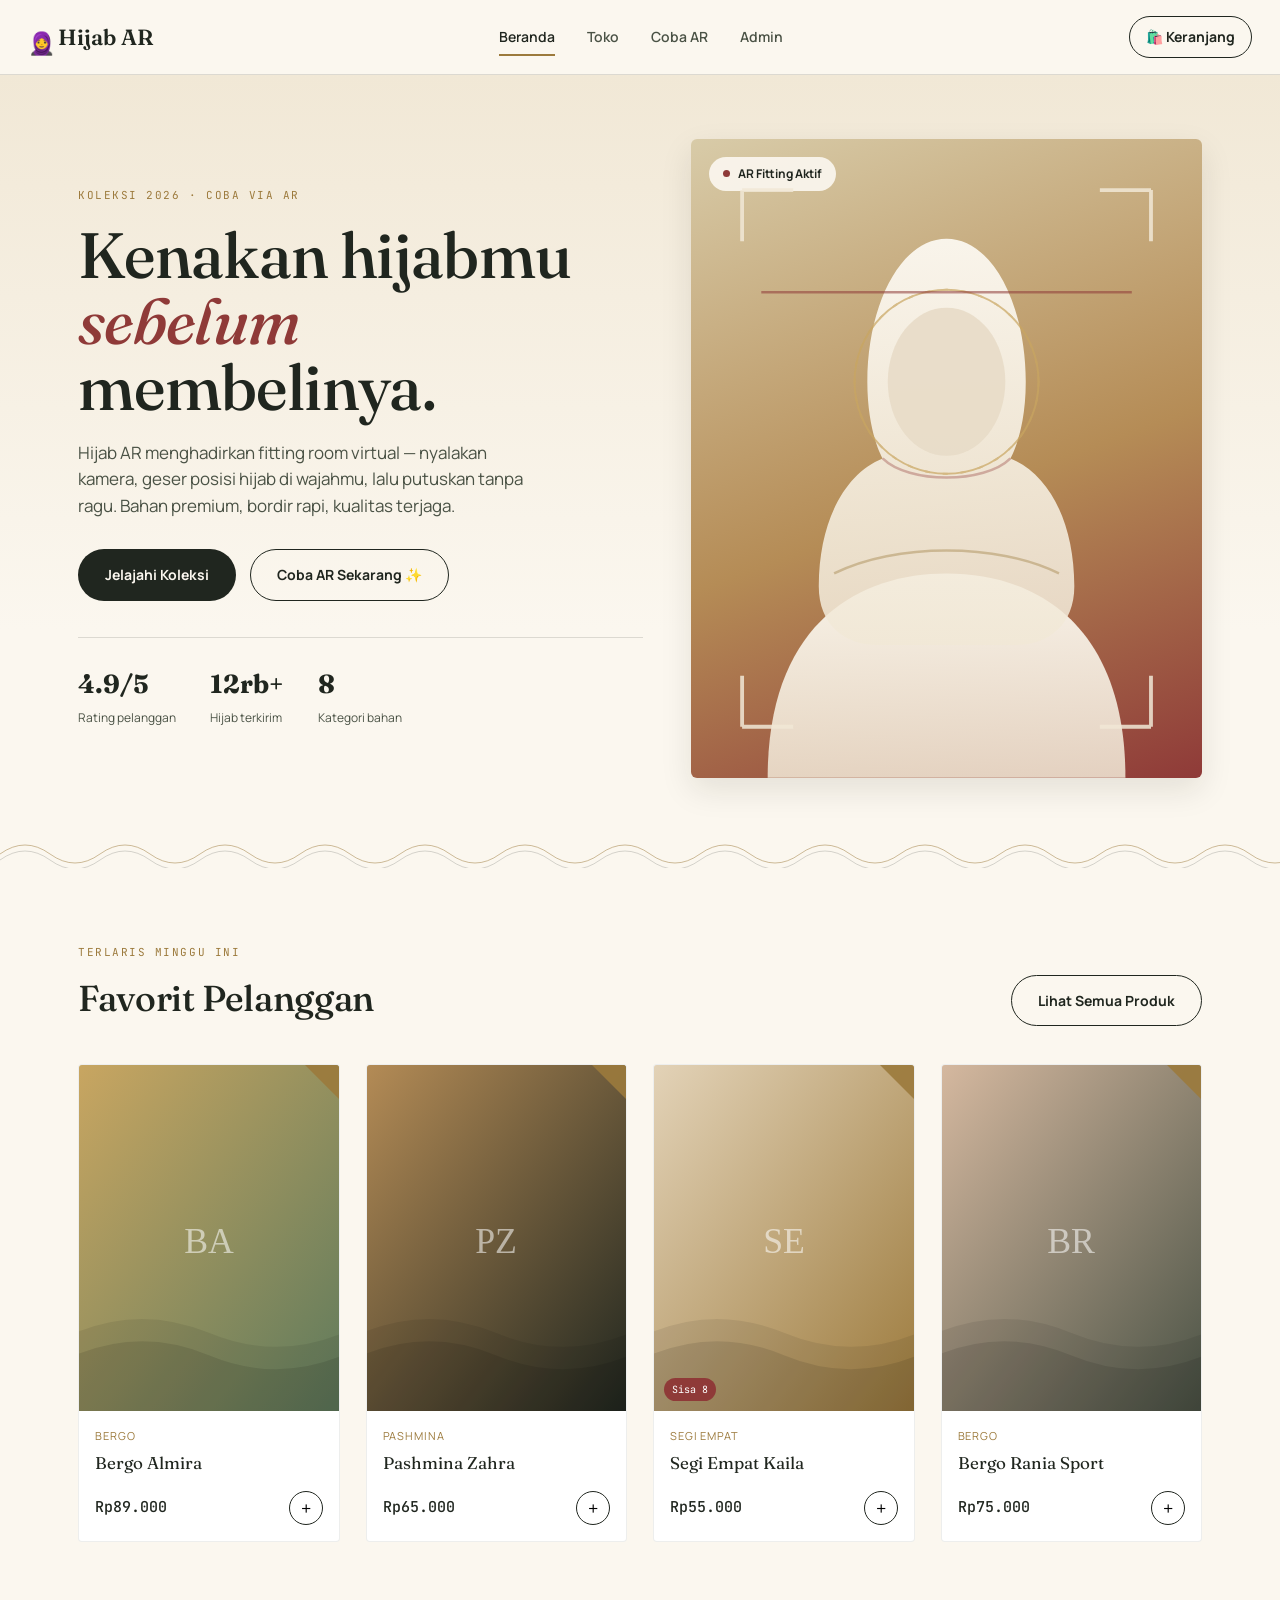
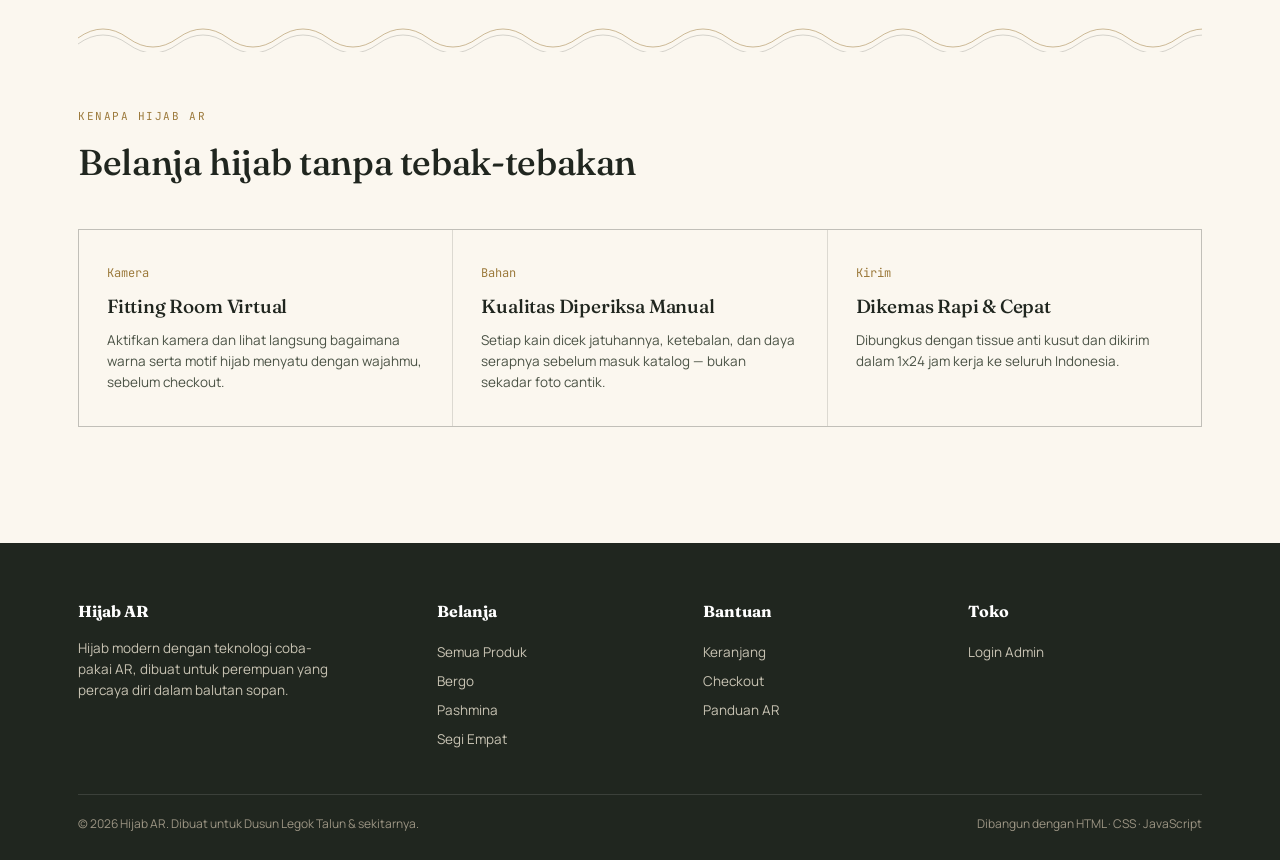
<file: index.html>
<!DOCTYPE html>
<html lang="id">
<head>
<meta charset="UTF-8">
<meta name="viewport" content="width=device-width, initial-scale=1.0">
<title>Hijab AR — Coba Hijab Sebelum Beli, Langsung Lewat Kamera</title>
<meta name="description" content="Toko hijab online dengan fitur coba pakai AR langsung dari kamera. Bergo, pashmina, dan segi empat kualitas premium.">
<link rel="icon" href="data:image/svg+xml,%3Csvg xmlns='http://www.w3.org/2000/svg' viewBox='0 0 32 32'%3E%3Crect width='32' height='32' rx='6' fill='%238F3A38'/%3E%3Cpath d='M8 20 Q16 10 24 20' stroke='%23F1E8D6' stroke-width='2.4' fill='none'/%3E%3C/svg%3E">
<link rel="stylesheet" href="css/style.css">
</head>
<body>

<header class="site-header">
  <div class="header-inner">
    <a href="index.html" class="logo"><span class="mark">🧕</span> Hijab AR</a>
    <nav class="nav-links">
      <a href="index.html" class="active">Beranda</a>
      <a href="shop.html">Toko</a>
      <a href="product.html?id=hb-001">Coba AR</a>
      <a href="admin.html">Admin</a>
    </nav>
    <div class="header-actions">
      <a href="cart.html" class="cart-btn">🛍️ Keranjang <span class="cart-count">0</span></a>
      <button class="nav-toggle" aria-label="Menu">☰</button>
    </div>
  </div>
</header>

<section class="hero">
  <div class="container hero-grid">
    <div>
      <div class="eyebrow hero-eyebrow">KOLEKSI 2026 · COBA VIA AR</div>
      <h1>Kenakan hijabmu <em>sebelum</em> membelinya.</h1>
      <p class="lead">Hijab AR menghadirkan fitting room virtual — nyalakan kamera, geser posisi hijab di wajahmu, lalu putuskan tanpa ragu. Bahan premium, bordir rapi, kualitas terjaga.</p>
      <div class="hero-ctas">
        <a href="shop.html" class="btn btn-primary">Jelajahi Koleksi</a>
        <a href="product.html?id=hb-001" class="btn btn-outline">Coba AR Sekarang ✨</a>
      </div>
      <div class="hero-stats">
        <div class="hero-stat"><b>4.9/5</b><span>Rating pelanggan</span></div>
        <div class="hero-stat"><b>12rb+</b><span>Hijab terkirim</span></div>
        <div class="hero-stat"><b>8</b><span>Kategori bahan</span></div>
      </div>
    </div>
    <div class="hero-visual">
      <div class="badge-ar"><span class="dot"></span> AR Fitting Aktif</div>
      <svg class="hero-illustration" viewBox="0 0 400 500" xmlns="http://www.w3.org/2000/svg" role="img" aria-label="Ilustrasi model mengenakan hijab dengan bingkai pemindaian AR">
        <defs>
          <linearGradient id="silhouette" x1="0" y1="0" x2="0" y2="1">
            <stop offset="0" stop-color="#FBF7EF" stop-opacity="0.96"/>
            <stop offset="1" stop-color="#F1E8D6" stop-opacity="0.86"/>
          </linearGradient>
        </defs>
        <!-- shoulders / body -->
        <path d="M60 500 C60 380 130 340 200 340 C270 340 340 380 340 500 Z" fill="url(#silhouette)"/>
        <!-- hijab drape -->
        <path d="M138 190 C138 130 164 78 200 78 C236 78 262 130 262 190 C262 230 250 250 250 250
                 C280 262 300 300 300 350 C300 380 280 396 254 396 L146 396 C120 396 100 380 100 350
                 C100 300 120 262 150 250 C150 250 138 230 138 190 Z" fill="url(#silhouette)"/>
        <!-- face -->
        <ellipse cx="200" cy="190" rx="46" ry="58" fill="#E8DCC8" opacity="0.9"/>
        <!-- hijab fold accent lines -->
        <path d="M150 250 C170 270 230 270 250 250" fill="none" stroke="#8F3A38" stroke-width="2" opacity="0.35"/>
        <path d="M112 340 C160 316 240 316 288 340" fill="none" stroke="#9C7A3C" stroke-width="2" opacity="0.4"/>
        <!-- AR viewfinder brackets -->
        <g stroke="#F1E8D6" stroke-width="3" fill="none" opacity="0.85">
          <path d="M40 40 L40 80 M40 40 L80 40"/>
          <path d="M360 40 L360 80 M360 40 L320 40"/>
          <path d="M40 460 L40 420 M40 460 L80 460"/>
          <path d="M360 460 L360 420 M360 460 L320 460"/>
        </g>
        <!-- AR face-tracking reticle -->
        <g stroke="#C9A661" stroke-width="1.5" fill="none" opacity="0.7">
          <circle cx="200" cy="190" r="72"/>
          <circle cx="200" cy="190" r="72" stroke-dasharray="4 10"/>
        </g>
        <line class="scan-line" x1="55" y1="120" x2="345" y2="120" stroke="#8F3A38" stroke-width="2" opacity="0.55"/>
      </svg>
    </div>
  </div>
  <div class="kain-divider" style="margin-top:56px;"></div>
</section>

<section class="section">
  <div class="container">
    <div class="section-head">
      <div>
        <div class="eyebrow" style="margin-bottom:10px;">TERLARIS MINGGU INI</div>
        <h2>Favorit Pelanggan</h2>
      </div>
      <a href="shop.html" class="btn btn-outline">Lihat Semua Produk</a>
    </div>
    <div class="product-grid" id="home-product-grid"></div>
  </div>
</section>

<div class="container"><div class="kain-divider"></div></div>

<section class="section" style="padding-top:56px;">
  <div class="container">
    <div class="section-head">
      <div>
        <div class="eyebrow" style="margin-bottom:10px;">KENAPA HIJAB AR</div>
        <h2>Belanja hijab tanpa tebak-tebakan</h2>
      </div>
    </div>
    <div class="feature-strip">
      <div class="feature-item">
        <div class="num">Kamera</div>
        <h3>Fitting Room Virtual</h3>
        <p>Aktifkan kamera dan lihat langsung bagaimana warna serta motif hijab menyatu dengan wajahmu, sebelum checkout.</p>
      </div>
      <div class="feature-item">
        <div class="num">Bahan</div>
        <h3>Kualitas Diperiksa Manual</h3>
        <p>Setiap kain dicek jatuhannya, ketebalan, dan daya serapnya sebelum masuk katalog — bukan sekadar foto cantik.</p>
      </div>
      <div class="feature-item">
        <div class="num">Kirim</div>
        <h3>Dikemas Rapi & Cepat</h3>
        <p>Dibungkus dengan tissue anti kusut dan dikirim dalam 1x24 jam kerja ke seluruh Indonesia.</p>
      </div>
    </div>
  </div>
</section>

<footer class="site-footer">
  <div class="container">
    <div class="footer-grid">
      <div>
        <h4>Hijab AR</h4>
        <p style="font-size:13.5px; color:#C9C4B4; max-width:32ch;">Hijab modern dengan teknologi coba-pakai AR, dibuat untuk perempuan yang percaya diri dalam balutan sopan.</p>
      </div>
      <div>
        <h4>Belanja</h4>
        <a href="shop.html">Semua Produk</a>
        <a href="shop.html?cat=Bergo">Bergo</a>
        <a href="shop.html?cat=Pashmina">Pashmina</a>
        <a href="shop.html?cat=Segi%20Empat">Segi Empat</a>
      </div>
      <div>
        <h4>Bantuan</h4>
        <a href="cart.html">Keranjang</a>
        <a href="checkout.html">Checkout</a>
        <a href="product.html?id=hb-001">Panduan AR</a>
      </div>
      <div>
        <h4>Toko</h4>
        <a href="admin.html">Login Admin</a>
      </div>
    </div>
    <div class="footer-bottom">
      <span>© 2026 Hijab AR. Dibuat untuk Dusun Legok Talun & sekitarnya.</span>
      <span>Dibangun dengan HTML · CSS · JavaScript</span>
    </div>
  </div>
</footer>

<script src="js/data.js"></script>
<script src="js/main.js"></script>
<script src="js/cart.js"></script>
<script src="js/shop.js"></script>
<script>
  document.addEventListener('DOMContentLoaded', () => {
    const grid = document.getElementById('home-product-grid');
    if(grid){
      const featured = getProducts().slice(0,4);
      grid.innerHTML = featured.map(productCardHTML).join('');
    }
    const heroImg = getHeroImage();
    if(heroImg){
      const visual = document.querySelector('.hero-visual');
      const svg = visual.querySelector('.hero-illustration');
      if(svg) svg.remove();
      const img = document.createElement('img');
      img.className = 'hero-custom-img';
      img.src = heroImg;
      img.alt = 'Foto AR fitting hijab';
      visual.insertBefore(img, visual.firstChild);
    }
  });
</script>
</body>
</html>
</file>
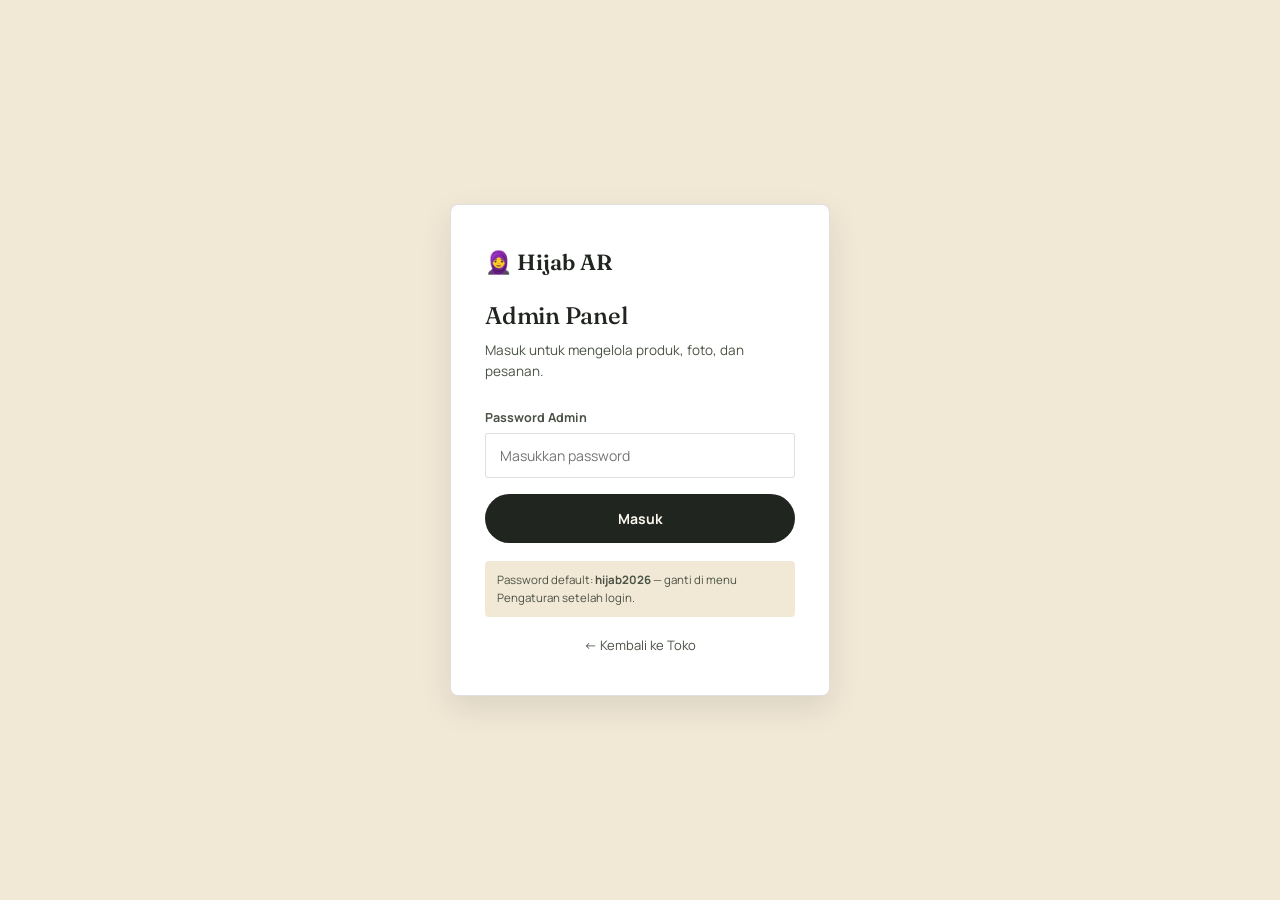
<file: admin.html>
<!DOCTYPE html>
<html lang="id">
<head>
<meta charset="UTF-8">
<meta name="viewport" content="width=device-width, initial-scale=1.0">
<title>Admin Panel — Hijab AR</title>
<link rel="icon" href="data:image/svg+xml,%3Csvg xmlns='http://www.w3.org/2000/svg' viewBox='0 0 32 32'%3E%3Crect width='32' height='32' rx='6' fill='%238F3A38'/%3E%3Cpath d='M8 20 Q16 10 24 20' stroke='%23F1E8D6' stroke-width='2.4' fill='none'/%3E%3C/svg%3E">
<link rel="stylesheet" href="css/style.css">
<link rel="stylesheet" href="css/admin.css">
</head>
<body class="admin-body">

<!-- ============== LOGIN ============== -->
<div class="admin-login-wrap" id="admin-login-view">
  <div class="admin-login-card">
    <div class="logo" style="margin-bottom:18px;">🧕 Hijab AR</div>
    <h1>Admin Panel</h1>
    <p>Masuk untuk mengelola produk, foto, dan pesanan.</p>
    <form onsubmit="adminLogin(event)">
      <div class="field">
        <label>Password Admin</label>
        <input type="password" id="admin-pass" required placeholder="Masukkan password">
      </div>
      <div id="login-error"></div>
      <button type="submit" class="btn btn-primary btn-block">Masuk</button>
    </form>
    <div class="admin-hint">Password default: <strong>hijab2026</strong> — ganti di menu Pengaturan setelah login.</div>
    <a href="index.html" style="display:block; text-align:center; margin-top:18px; font-size:13px; color:var(--ink-soft);">← Kembali ke Toko</a>
  </div>
</div>

<!-- ============== PANEL ============== -->
<div class="admin-shell" id="admin-panel-view" style="display:none;">
  <aside class="admin-sidebar">
    <div class="logo">🧕 Hijab AR</div>
    <nav class="admin-nav">
      <button class="active" onclick="switchAdminView('dashboard', this)">📊 Dashboard</button>
      <button onclick="switchAdminView('products', this)">🧣 Produk</button>
      <button onclick="switchAdminView('orders', this)">📦 Pesanan</button>
      <button onclick="switchAdminView('appearance', this)">🖼️ Tampilan</button>
      <button onclick="switchAdminView('settings', this)">⚙️ Pengaturan</button>
    </nav>
    <button class="logout-btn" onclick="adminLogout()">← Keluar</button>
  </aside>

  <main class="admin-main">

    <!-- Dashboard -->
    <div class="admin-view active" id="view-dashboard">
      <div class="admin-header"><h2>Dashboard</h2></div>
      <div class="stat-grid">
        <div class="stat-card"><div class="label">Total Produk</div><div class="value" id="stat-products">0</div></div>
        <div class="stat-card"><div class="label">Total Pesanan</div><div class="value" id="stat-orders">0</div></div>
        <div class="stat-card"><div class="label">Total Pendapatan</div><div class="value" id="stat-revenue">Rp0</div></div>
        <div class="stat-card"><div class="label">Stok Menipis</div><div class="value" id="stat-lowstock">0</div></div>
      </div>
      <p style="color:var(--ink-soft); font-size:13.5px;">Gunakan menu <strong>Produk</strong> untuk mengunggah foto baru dan mengatur harga, atau menu <strong>Pesanan</strong> untuk memperbarui status pengiriman.</p>
    </div>

    <!-- Products -->
    <div class="admin-view" id="view-products">
      <div class="admin-header">
        <h2>Produk</h2>
        <button class="btn btn-primary" onclick="openProductForm()">+ Tambah Produk</button>
      </div>
      <div class="admin-table-wrap">
        <table class="admin-table">
          <thead><tr><th>Foto</th><th>Produk</th><th>Harga</th><th>Stok</th><th>Aksi</th></tr></thead>
          <tbody id="admin-product-list"></tbody>
        </table>
      </div>
    </div>

    <!-- Orders -->
    <div class="admin-view" id="view-orders">
      <div class="admin-header"><h2>Pesanan</h2></div>
      <div class="admin-table-wrap">
        <table class="admin-table">
          <thead><tr><th>ID</th><th>Pelanggan</th><th>Item</th><th>Total</th><th>Status</th></tr></thead>
          <tbody id="admin-order-list"></tbody>
        </table>
      </div>
    </div>

    <!-- Appearance -->
    <div class="admin-view" id="view-appearance">
      <div class="admin-header"><h2>Tampilan Beranda</h2></div>
      <div class="settings-card" style="max-width:480px;">
        <h3 style="font-size:16px; margin-bottom:6px;">Gambar Panel "AR Fitting Aktif"</h3>
        <p style="font-size:12.5px; color:var(--ink-soft); margin-bottom:16px;">Ganti ilustrasi bawaan di hero beranda dengan foto model memakai hijab, atau tangkapan layar hasil AR fitting. Rasio potret (misal 4:5) hasilnya paling rapi.</p>

        <div class="hero-preview-box" id="hero-preview-box"></div>

        <label class="photo-upload-zone" style="display:block; margin-top:14px;">
          🖼️ Klik untuk unggah gambar hero
          <input type="file" accept="image/*" style="display:none;" onchange="handleHeroImageUpload(this)">
        </label>
        <div style="display:flex; gap:10px; margin-top:14px;">
          <button type="button" class="btn btn-outline btn-block" onclick="resetHeroImageAdmin()">Kembalikan ke Ilustrasi Default</button>
        </div>
      </div>
    </div>

    <!-- Settings -->
    <div class="admin-view" id="view-settings">
      <div class="admin-header"><h2>Pengaturan</h2></div>
      <div class="settings-card">
        <h3 style="font-size:16px; margin-bottom:14px;">Ganti Password Admin</h3>
        <form onsubmit="changeAdminPassword(event)">
          <div class="field"><label>Password Baru</label><input type="password" id="new-pass" minlength="4" required></div>
          <button type="submit" class="btn btn-primary btn-block">Simpan Password</button>
        </form>
      </div>
    </div>

  </main>
</div>

<!-- ============== PRODUCT MODAL ============== -->
<div class="modal-overlay" id="product-modal">
  <div class="modal-card">
    <h3 id="modal-title">Tambah Produk Baru</h3>
    <form id="product-form" onsubmit="saveProductForm(event)">
      <input type="hidden" name="id">
      <div class="form-grid">
        <div class="field"><label>Nama Produk</label><input type="text" name="name" required></div>
        <div class="field"><label>Kategori</label><input type="text" name="category" required placeholder="Bergo / Pashmina / Segi Empat"></div>
        <div class="field"><label>Harga (Rp)</label><input type="number" name="price" min="0" required></div>
        <div class="field"><label>Stok</label><input type="number" name="stock" min="0" required></div>
        <div class="field"><label>Bahan</label><input type="text" name="material" required></div>
        <div class="field"><label>Ukuran (pisahkan koma)</label><input type="text" name="sizes" placeholder="All Size, 170x70 cm"></div>
        <div class="field full"><label>Warna — kode hex, pisahkan koma</label><input type="text" name="colors" placeholder="#8F3A38, #20261F"></div>
        <div class="field full"><label>Deskripsi</label><textarea name="desc" rows="3"></textarea></div>
      </div>

      <label>Foto Produk</label>
      <label class="photo-upload-zone" style="display:block; margin-top:8px;">
        📷 Klik untuk unggah foto (bisa lebih dari satu)
        <input type="file" accept="image/*" multiple style="display:none;" onchange="handlePhotoUpload(this)">
      </label>
      <div class="photo-preview-list" id="photo-preview-list"></div>

      <div class="modal-actions">
        <button type="button" class="btn btn-outline" onclick="closeProductForm()">Batal</button>
        <button type="submit" class="btn btn-primary">Simpan Produk</button>
      </div>
    </form>
  </div>
</div>

<script src="js/data.js"></script>
<script src="js/main.js"></script>
<script src="js/admin.js"></script>
<script>
  function switchAdminView(name, btn){
    document.querySelectorAll('.admin-view').forEach(v => v.classList.remove('active'));
    document.getElementById('view-' + name).classList.add('active');
    document.querySelectorAll('.admin-nav button').forEach(b => b.classList.remove('active'));
    btn.classList.add('active');
  }
</script>
</body>
</html>
</file>
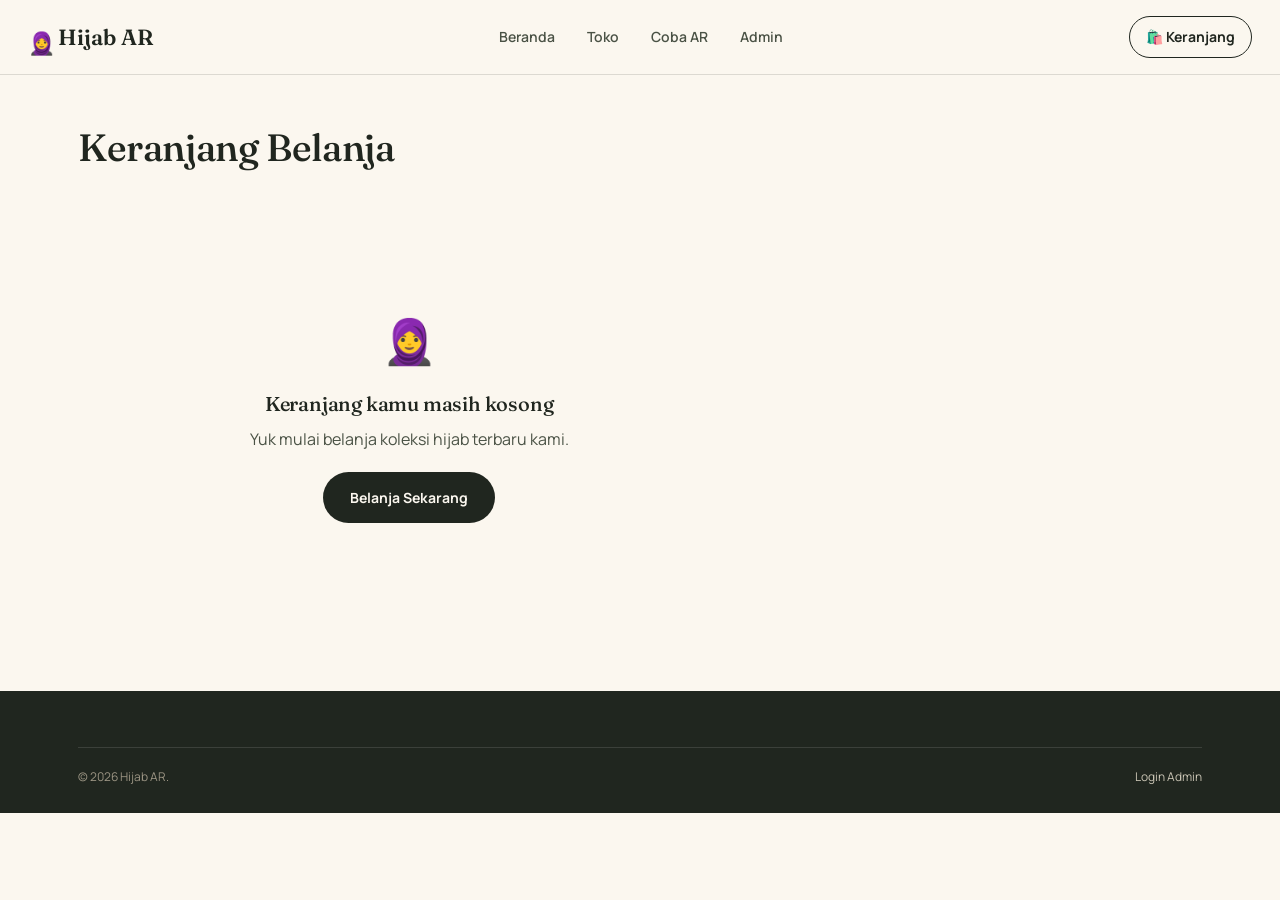
<file: checkout.html>
<!DOCTYPE html>
<html lang="id">
<head>
<meta charset="UTF-8">
<meta name="viewport" content="width=device-width, initial-scale=1.0">
<title>Checkout — Hijab AR</title>
<link rel="icon" href="data:image/svg+xml,%3Csvg xmlns='http://www.w3.org/2000/svg' viewBox='0 0 32 32'%3E%3Crect width='32' height='32' rx='6' fill='%238F3A38'/%3E%3Cpath d='M8 20 Q16 10 24 20' stroke='%23F1E8D6' stroke-width='2.4' fill='none'/%3E%3C/svg%3E">
<link rel="stylesheet" href="css/style.css">
</head>
<body>

<header class="site-header">
  <div class="header-inner">
    <a href="index.html" class="logo"><span class="mark">🧕</span> Hijab AR</a>
    <nav class="nav-links">
      <a href="index.html">Beranda</a>
      <a href="shop.html">Toko</a>
      <a href="product.html?id=hb-001">Coba AR</a>
      <a href="admin.html">Admin</a>
    </nav>
    <div class="header-actions">
      <a href="cart.html" class="cart-btn">🛍️ Keranjang <span class="cart-count">0</span></a>
      <button class="nav-toggle" aria-label="Menu">☰</button>
    </div>
  </div>
</header>

<div class="container" id="checkout-form-view">
  <div class="stepper" style="padding-top:40px;">
    <div class="step"><span class="n">✓</span> Keranjang</div>
    <div class="step active"><span class="n">2</span> Info Pengiriman</div>
    <div class="step"><span class="n">3</span> Pembayaran</div>
  </div>

  <div class="cart-layout" style="align-items:start;">
    <form id="order-form" onsubmit="placeOrder(event)">
      <h2 style="font-size:22px; margin-bottom:20px;">Alamat Pengiriman</h2>
      <div class="form-grid">
        <div class="field"><label>Nama Lengkap</label><input type="text" name="name" required placeholder="cth. Siti Nurhaliza"></div>
        <div class="field"><label>Nomor HP / WhatsApp</label><input type="tel" name="phone" required placeholder="08xx-xxxx-xxxx"></div>
        <div class="field full"><label>Alamat Lengkap</label><textarea name="address" rows="3" required placeholder="Nama jalan, RT/RW, nomor rumah"></textarea></div>
        <div class="field"><label>Kota / Kabupaten</label><input type="text" name="city" required placeholder="cth. Cirebon"></div>
        <div class="field"><label>Kode Pos</label><input type="text" name="postal" required placeholder="45xxx"></div>
      </div>

      <h2 style="font-size:22px; margin:28px 0 16px;">Metode Pembayaran</h2>
      <input type="hidden" name="payment" id="payment-method" value="Transfer Bank">
      <div class="pay-options">
        <label class="pay-option checked" onclick="selectPayment('Transfer Bank', this)">
          <input type="radio" name="pay-radio" checked> Transfer Bank (BCA / Mandiri / BRI)
        </label>
        <label class="pay-option" onclick="selectPayment('E-Wallet (QRIS)', this)">
          <input type="radio" name="pay-radio"> E-Wallet via QRIS
        </label>
        <label class="pay-option" onclick="selectPayment('Bayar di Tempat (COD)', this)">
          <input type="radio" name="pay-radio"> Bayar di Tempat (COD)
        </label>
      </div>

      <button type="submit" class="btn btn-primary btn-block" style="margin-top:26px;">Buat Pesanan</button>
    </form>

    <div class="summary-box">
      <h3 style="font-family:var(--font-display); font-size:19px; margin-bottom:16px;">Ringkasan Pesanan</h3>
      <div id="checkout-summary"></div>
    </div>
  </div>
</div>

<div class="container" id="order-success-view" style="display:none;">
  <div class="order-success">
    <div class="icon">🎉</div>
    <h1 style="font-size:28px;">Pesanan Berhasil Dibuat!</h1>
    <p style="color:var(--ink-soft); margin-top:8px;">Terima kasih telah berbelanja di Hijab AR. Kode pesananmu:</p>
    <div class="order-id"></div>
    <p style="color:var(--ink-soft);">Total pembayaran: <strong class="order-total"></strong></p>
    <p style="color:var(--ink-soft); margin-top:8px; font-size:13.5px;">Kami akan menghubungi kamu via WhatsApp untuk konfirmasi pembayaran & pengiriman.</p>
    <a href="shop.html" class="btn btn-primary" style="margin-top:24px;">Lanjut Belanja</a>
  </div>
</div>

<footer class="site-footer">
  <div class="container">
    <div class="footer-bottom">
      <span>© 2026 Hijab AR.</span>
      <a href="admin.html" style="color:#C9C4B4;">Login Admin</a>
    </div>
  </div>
</footer>

<script src="js/data.js"></script>
<script src="js/main.js"></script>
<script src="js/cart.js"></script>
<script src="js/checkout.js"></script>
</body>
</html>
</file>
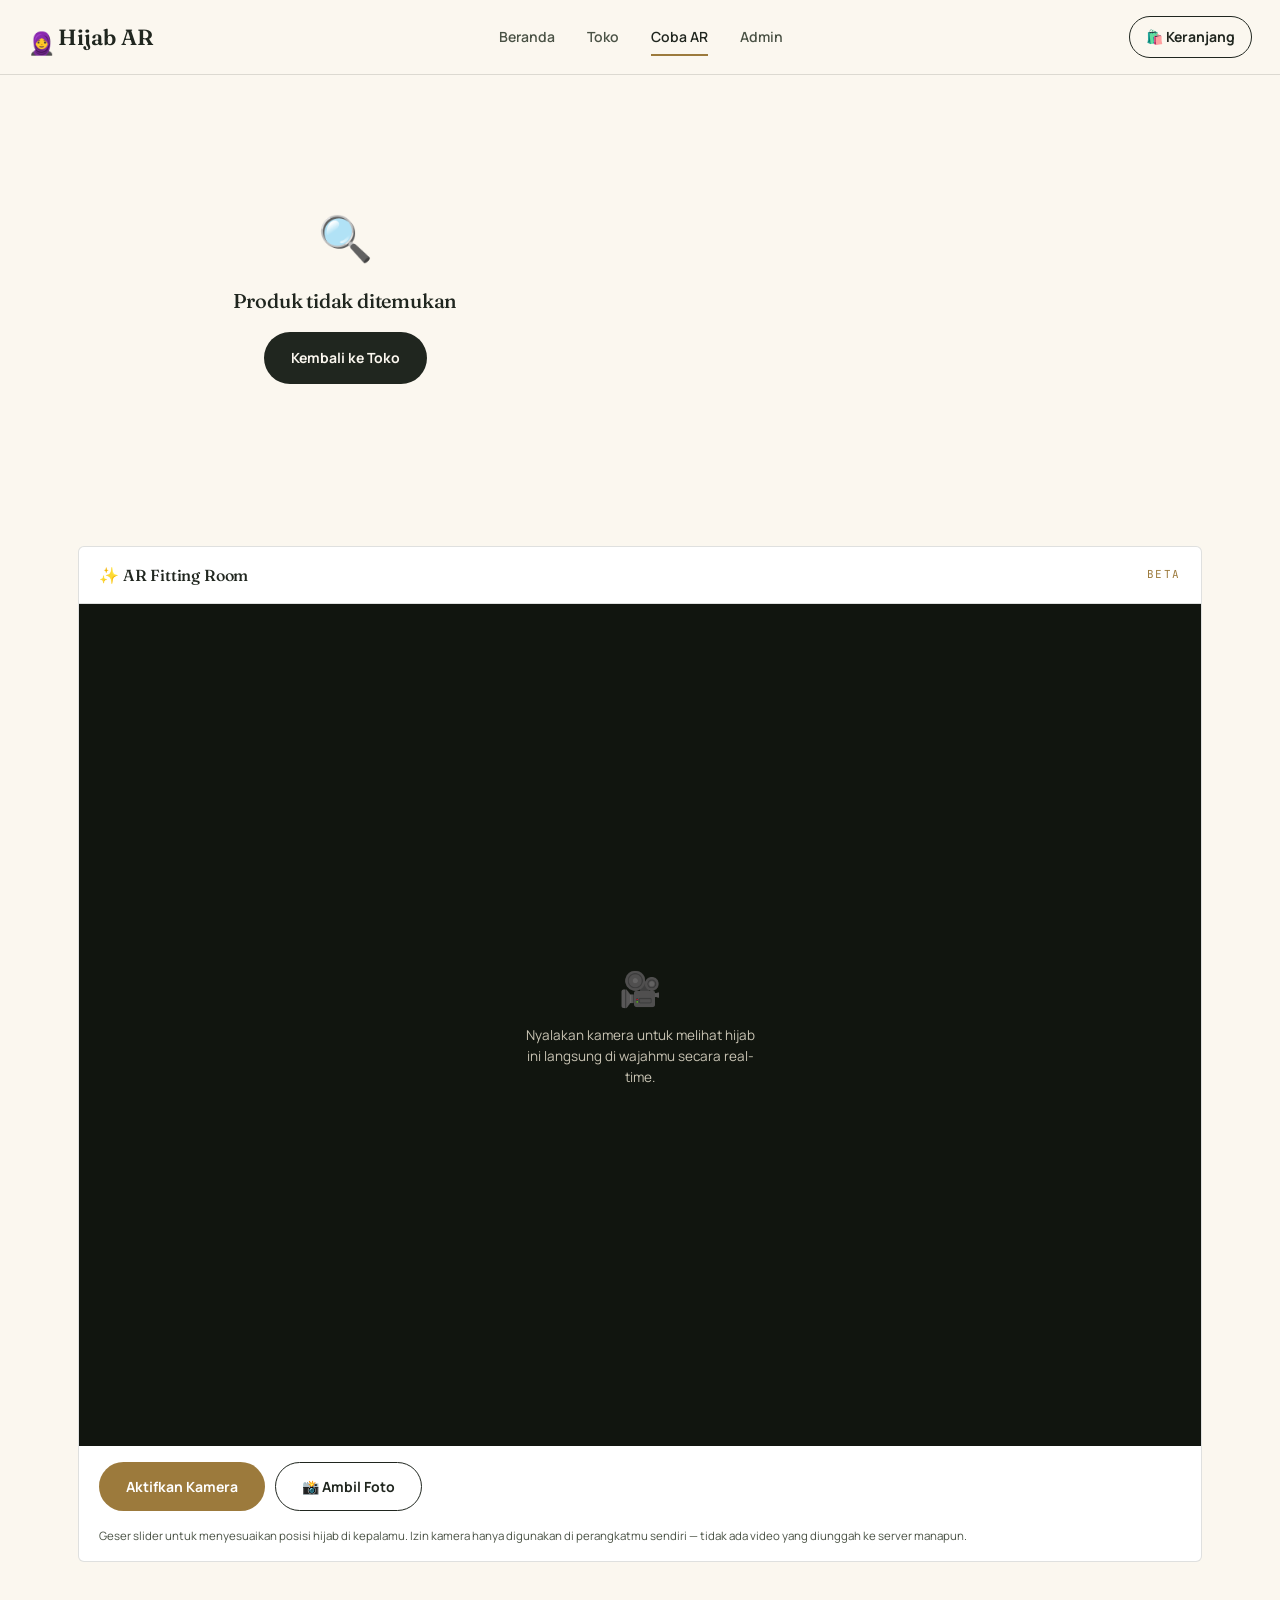
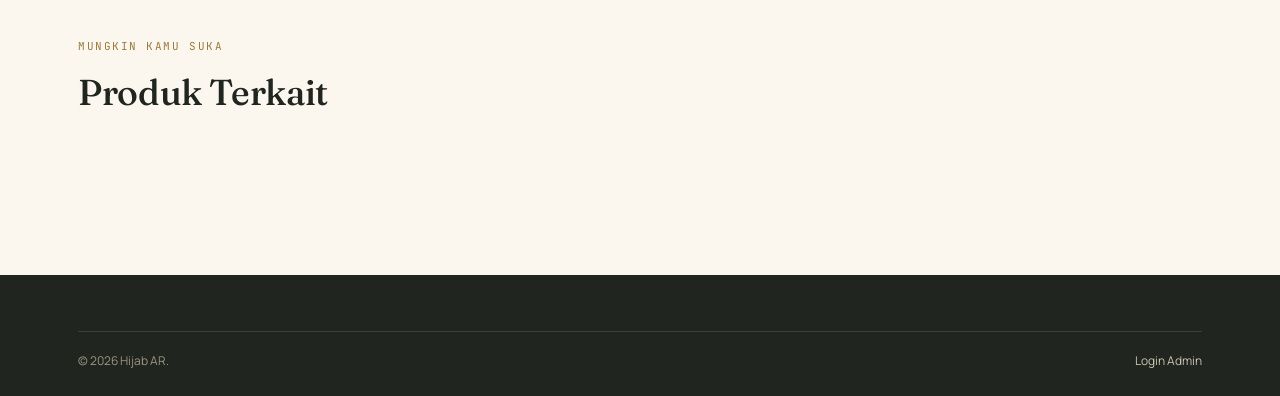
<file: product.html>
<!DOCTYPE html>
<html lang="id">
<head>
<meta charset="UTF-8">
<meta name="viewport" content="width=device-width, initial-scale=1.0">
<title>Detail Produk — Hijab AR</title>
<link rel="icon" href="data:image/svg+xml,%3Csvg xmlns='http://www.w3.org/2000/svg' viewBox='0 0 32 32'%3E%3Crect width='32' height='32' rx='6' fill='%238F3A38'/%3E%3Cpath d='M8 20 Q16 10 24 20' stroke='%23F1E8D6' stroke-width='2.4' fill='none'/%3E%3C/svg%3E">
<link rel="stylesheet" href="css/style.css">
</head>
<body>

<header class="site-header">
  <div class="header-inner">
    <a href="index.html" class="logo"><span class="mark">🧕</span> Hijab AR</a>
    <nav class="nav-links">
      <a href="index.html">Beranda</a>
      <a href="shop.html">Toko</a>
      <a href="product.html?id=hb-001" class="active">Coba AR</a>
      <a href="admin.html">Admin</a>
    </nav>
    <div class="header-actions">
      <a href="cart.html" class="cart-btn">🛍️ Keranjang <span class="cart-count">0</span></a>
      <button class="nav-toggle" aria-label="Menu">☰</button>
    </div>
  </div>
</header>

<div class="container">
  <div class="pd-grid" id="pd-root"><!-- filled by product.js --></div>

  <div class="ar-panel" id="ar-panel">
    <div class="ar-panel-head">
      <h3>✨ AR Fitting Room</h3>
      <span class="eyebrow">BETA</span>
    </div>
    <div class="ar-stage" id="ar-stage">
      <div class="ar-placeholder">
        <div class="icon">🎥</div>
        Nyalakan kamera untuk melihat hijab ini langsung di wajahmu secara real-time.
      </div>
    </div>
    <div class="ar-controls">
      <div class="ar-btn-row">
        <button class="btn btn-gold" id="ar-start-btn" onclick="arStart()">Aktifkan Kamera</button>
        <button class="btn btn-outline" id="ar-stop-btn" onclick="arStop()" style="display:none;">Matikan Kamera</button>
        <button class="btn btn-outline" onclick="arCapture()">📸 Ambil Foto</button>
      </div>
      <div id="ar-controls-wrap" style="display:none; flex-direction:column; gap:10px;">
        <div class="ar-slider-row"><label>Posisi X</label><input type="range" id="ar-x" min="0" max="100" value="50"></div>
        <div class="ar-slider-row"><label>Posisi Y</label><input type="range" id="ar-y" min="0" max="100" value="32"></div>
        <div class="ar-slider-row"><label>Ukuran</label><input type="range" id="ar-scale" min="40" max="180" value="100"></div>
        <div class="ar-slider-row"><label>Rotasi</label><input type="range" id="ar-rotation" min="-45" max="45" value="0"></div>
      </div>
    </div>
    <p class="ar-note">Geser slider untuk menyesuaikan posisi hijab di kepalamu. Izin kamera hanya digunakan di perangkatmu sendiri — tidak ada video yang diunggah ke server manapun.</p>
  </div>

  <section class="section">
    <div class="section-head">
      <div>
        <div class="eyebrow" style="margin-bottom:10px;">MUNGKIN KAMU SUKA</div>
        <h2>Produk Terkait</h2>
      </div>
    </div>
    <div class="product-grid" id="related-grid"></div>
  </section>
</div>

<footer class="site-footer">
  <div class="container">
    <div class="footer-bottom">
      <span>© 2026 Hijab AR.</span>
      <a href="admin.html" style="color:#C9C4B4;">Login Admin</a>
    </div>
  </div>
</footer>

<script src="js/data.js"></script>
<script src="js/main.js"></script>
<script src="js/cart.js"></script>
<script src="js/shop.js"></script>
<script src="js/ar-tryon.js"></script>
<script src="js/product.js"></script>
</body>
</html>
</file>
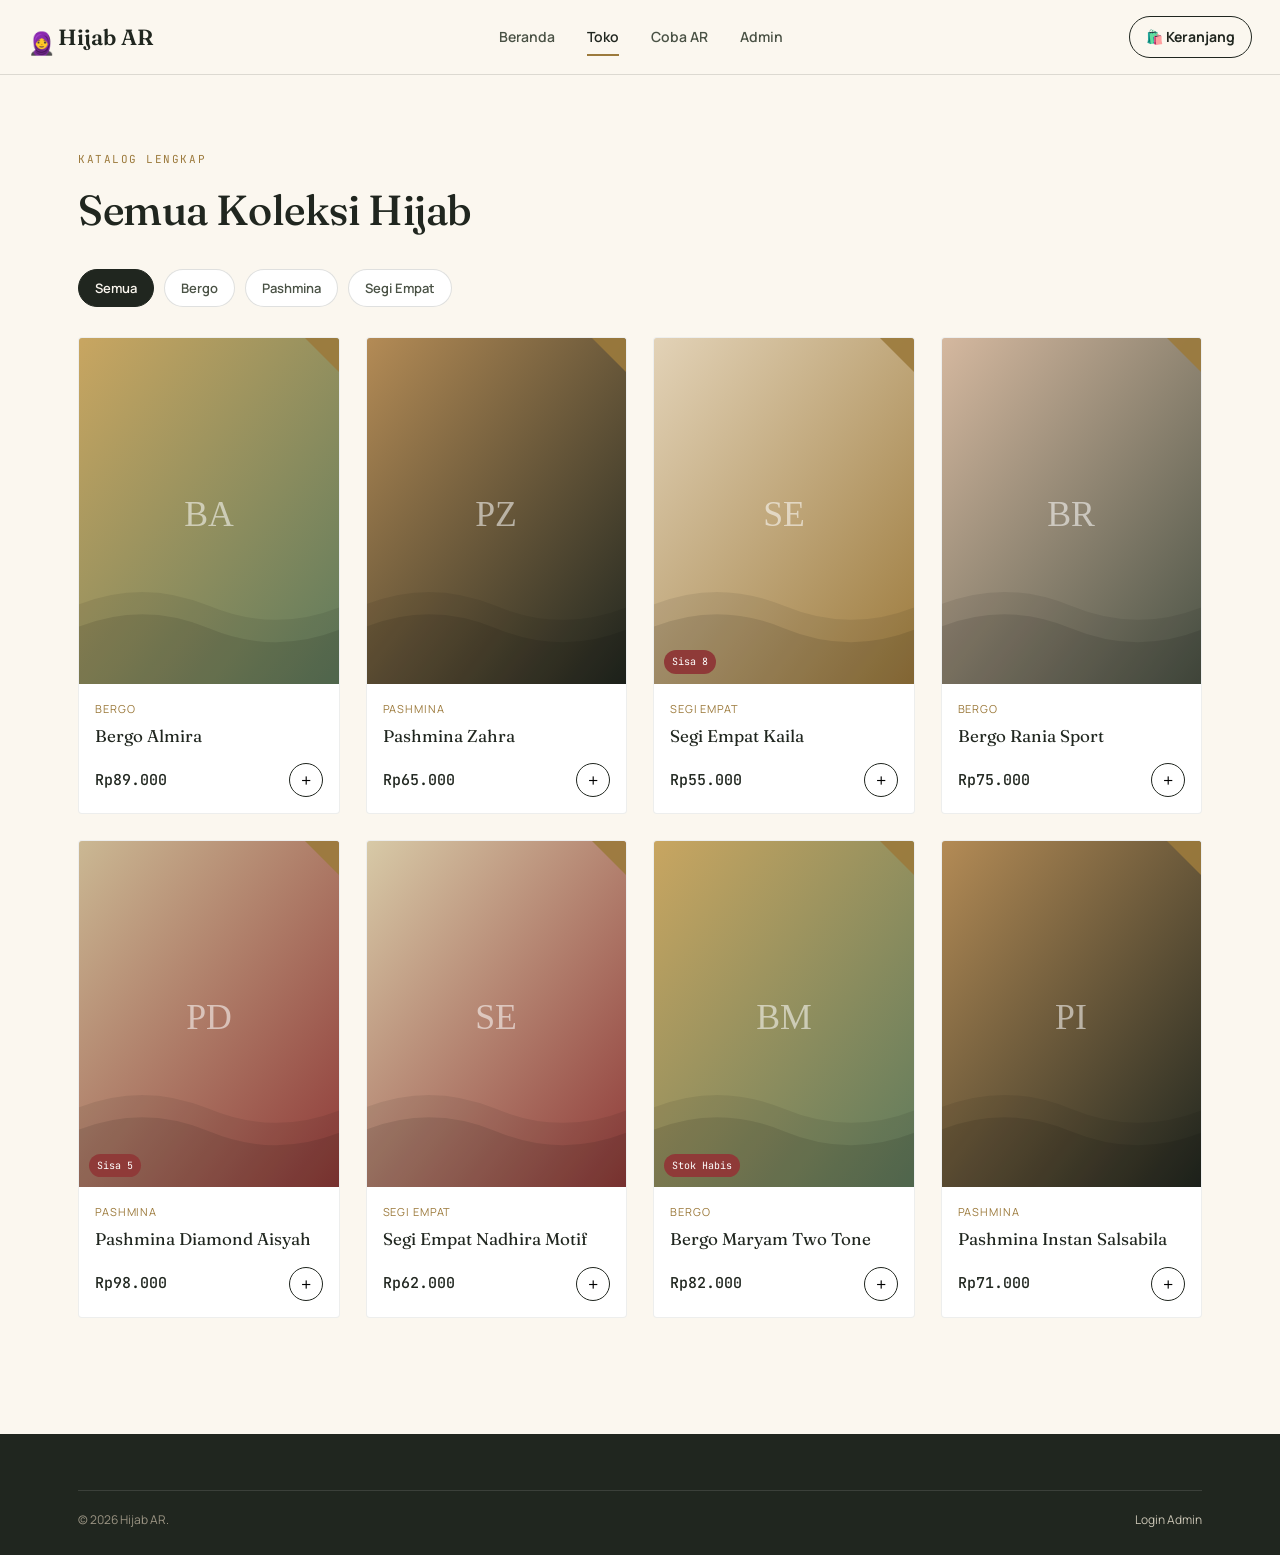
<file: shop.html>
<!DOCTYPE html>
<html lang="id">
<head>
<meta charset="UTF-8">
<meta name="viewport" content="width=device-width, initial-scale=1.0">
<title>Toko — Hijab AR</title>
<link rel="icon" href="data:image/svg+xml,%3Csvg xmlns='http://www.w3.org/2000/svg' viewBox='0 0 32 32'%3E%3Crect width='32' height='32' rx='6' fill='%238F3A38'/%3E%3Cpath d='M8 20 Q16 10 24 20' stroke='%23F1E8D6' stroke-width='2.4' fill='none'/%3E%3C/svg%3E">
<link rel="stylesheet" href="css/style.css">
</head>
<body>

<header class="site-header">
  <div class="header-inner">
    <a href="index.html" class="logo"><span class="mark">🧕</span> Hijab AR</a>
    <nav class="nav-links">
      <a href="index.html">Beranda</a>
      <a href="shop.html" class="active">Toko</a>
      <a href="product.html?id=hb-001">Coba AR</a>
      <a href="admin.html">Admin</a>
    </nav>
    <div class="header-actions">
      <a href="cart.html" class="cart-btn">🛍️ Keranjang <span class="cart-count">0</span></a>
      <button class="nav-toggle" aria-label="Menu">☰</button>
    </div>
  </div>
</header>

<section class="section" style="padding-bottom:0;">
  <div class="container">
    <div class="eyebrow" style="margin-bottom:10px;">KATALOG LENGKAP</div>
    <h1 style="font-size:clamp(28px,4vw,42px); margin-bottom:26px;">Semua Koleksi Hijab</h1>
    <div class="filter-bar" id="filter-bar"></div>
  </div>
</section>

<section class="section" style="padding-top:0;">
  <div class="container">
    <div class="product-grid" id="product-grid"></div>
  </div>
</section>

<footer class="site-footer">
  <div class="container">
    <div class="footer-bottom">
      <span>© 2026 Hijab AR.</span>
      <a href="admin.html" style="color:#C9C4B4;">Login Admin</a>
    </div>
  </div>
</footer>

<script src="js/data.js"></script>
<script src="js/main.js"></script>
<script src="js/cart.js"></script>
<script src="js/shop.js"></script>
</body>
</html>
</file>
<file: css/style.css>
@import url('https://fonts.googleapis.com/css2?family=Fraunces:ital,opsz,wght@0,9..144,300;0,9..144,500;0,9..144,600;1,9..144,500&family=Manrope:wght@400;500;600;700;800&family=JetBrains+Mono:wght@400;500&display=swap');

/* =========================================================
   DESIGN TOKENS — Kain (fabric) system
   ink   : near-black moss, deep and warm, not pure black
   paper : warm unbleached linen background
   gold  : brass pin / bordir thread accent
   rose  : batik rosewood, secondary accent
   sage  : muted sage, tertiary / success
   ========================================================= */
:root{
  --ink:#20261F;
  --ink-soft:#4A5245;
  --paper:#FBF7EF;
  --paper-warm:#F1E8D6;
  --paper-dim:#EDE4D3;
  --gold:#9C7A3C;
  --gold-light:#C9A661;
  --rose:#8F3A38;
  --rose-light:#B5615E;
  --sage:#5E7A5C;
  --line: rgba(32,38,31,0.14);
  --line-soft: rgba(32,38,31,0.08);
  --shadow: 0 12px 32px rgba(32,26,14,0.10);
  --radius: 2px;

  --font-display:'Fraunces', serif;
  --font-body:'Manrope', sans-serif;
  --font-mono:'JetBrains Mono', monospace;
}

*{box-sizing:border-box;margin:0;padding:0;}
html{scroll-behavior:smooth;}
body{
  font-family:var(--font-body);
  background:var(--paper);
  color:var(--ink);
  line-height:1.55;
  -webkit-font-smoothing:antialiased;
}
img{max-width:100%;display:block;}
a{color:inherit;text-decoration:none;}
button{font-family:inherit;cursor:pointer;}
ul{list-style:none;}

@media (prefers-reduced-motion: reduce){
  *{animation-duration:0.01ms !important; transition-duration:0.01ms !important; scroll-behavior:auto !important;}
}

:focus-visible{outline:2px solid var(--gold); outline-offset:3px;}

.container{
  width:100%;
  max-width:1180px;
  margin:0 auto;
  padding:0 28px;
}

.eyebrow{
  font-family:var(--font-mono);
  font-size:11px;
  letter-spacing:.14em;
  text-transform:uppercase;
  color:var(--gold);
}

h1,h2,h3,.display{
  font-family:var(--font-display);
  font-weight:500;
  letter-spacing:-0.01em;
  color:var(--ink);
}

.price{
  font-family:var(--font-mono);
  font-weight:500;
}

/* =============== HEADER =============== */
.site-header{
  position:sticky; top:0; z-index:50;
  background:rgba(251,247,239,0.92);
  backdrop-filter:blur(8px);
  border-bottom:1px solid var(--line);
}
.header-inner{
  display:flex; align-items:center; justify-content:space-between;
  padding:16px 28px;
}
.logo{
  font-family:var(--font-display);
  font-size:22px;
  font-weight:600;
  display:flex; align-items:center; gap:8px;
}
.logo .mark{
  width:22px;height:22px;flex:none;
}
.nav-links{
  display:flex; gap:32px; align-items:center;
  font-size:14px; font-weight:600;
}
.nav-links a{
  position:relative; padding:4px 0; color:var(--ink-soft);
}
.nav-links a:hover, .nav-links a.active{color:var(--ink);}
.nav-links a.active::after{
  content:'';position:absolute;left:0;right:0;bottom:-4px;height:2px;background:var(--gold);
}
.header-actions{display:flex; align-items:center; gap:18px;}
.cart-btn{
  position:relative; display:flex; align-items:center; gap:8px;
  font-size:14px; font-weight:700; border:1px solid var(--ink); background:none;
  padding:9px 16px; border-radius:999px;
}
.cart-btn:hover{background:var(--ink); color:var(--paper);}
.cart-count{
  position:absolute; top:-8px; right:-8px;
  background:var(--rose); color:#fff; font-family:var(--font-mono);
  font-size:10px; width:18px; height:18px; border-radius:50%;
  display:flex; align-items:center; justify-content:center;
}
.nav-toggle{display:none;}

/* =============== BUTTONS =============== */
.btn{
  display:inline-flex; align-items:center; justify-content:center; gap:8px;
  padding:14px 26px; font-weight:700; font-size:14px;
  border-radius:999px; border:1px solid transparent; transition:transform .15s ease, background .2s ease;
}
.btn-primary{background:var(--ink); color:var(--paper);}
.btn-primary:hover{background:var(--rose);}
.btn-outline{border-color:var(--ink); color:var(--ink); background:none;}
.btn-outline:hover{background:var(--ink); color:var(--paper);}
.btn-gold{background:var(--gold); color:#fff;}
.btn-gold:hover{background:var(--rose);}
.btn-block{width:100%;}
.btn:active{transform:scale(.98);}
.btn[disabled]{opacity:.45; cursor:not-allowed;}

/* =============== KAIN DIVIDER (signature element) =============== */
.kain-divider{
  height:34px; width:100%;
  background-image:url("data:image/svg+xml,%3Csvg xmlns='http://www.w3.org/2000/svg' viewBox='0 0 200 34' preserveAspectRatio='none'%3E%3Cpath d='M0 20 Q 25 2 50 20 T 100 20 T 150 20 T 200 20' fill='none' stroke='%239C7A3C' stroke-width='1' opacity='0.5'/%3E%3Cpath d='M0 26 Q 25 8 50 26 T 100 26 T 150 26 T 200 26' fill='none' stroke='%2320261F' stroke-width='1' opacity='0.18'/%3E%3C/svg%3E");
  background-repeat:repeat-x; background-size:200px 34px;
}

/* =============== HERO =============== */
.hero{
  position:relative; overflow:hidden;
  padding:64px 0 0;
  background:linear-gradient(180deg, var(--paper-warm), var(--paper) 70%);
}
.hero-grid{
  display:grid; grid-template-columns:1.05fr .95fr; gap:48px; align-items:center;
}
.hero-eyebrow{margin-bottom:18px;}
.hero h1{
  font-size:clamp(38px, 5.2vw, 64px); line-height:1.03; margin-bottom:20px;
}
.hero h1 em{
  font-style:italic; color:var(--rose);
}
.hero p.lead{
  font-size:17px; color:var(--ink-soft); max-width:46ch; margin-bottom:30px;
}
.hero-ctas{display:flex; gap:14px; flex-wrap:wrap; margin-bottom:36px;}
.hero-stats{display:flex; gap:34px; padding-top:26px; border-top:1px solid var(--line);}
.hero-stat b{display:block; font-family:var(--font-display); font-size:26px;}
.hero-stat span{font-size:12px; color:var(--ink-soft);}

.hero-visual{
  position:relative; aspect-ratio:4/5; border-radius:6px; overflow:hidden;
  background:linear-gradient(160deg,#D8CBA8,#B58C56 55%,#8F3A38);
  box-shadow:var(--shadow);
}
.hero-visual .badge-ar{
  position:absolute; top:18px; left:18px; background:rgba(251,247,239,.92);
  padding:8px 14px; border-radius:999px; font-size:12px; font-weight:700;
  display:flex; align-items:center; gap:8px;
}
.badge-ar .dot{width:7px;height:7px;border-radius:50%;background:var(--rose);animation:pulse 1.6s infinite;}
@keyframes pulse{0%,100%{opacity:1;}50%{opacity:.3;}}

.hero-illustration{
  position:absolute; inset:0; width:100%; height:100%;
}
.hero-custom-img{
  position:absolute; inset:0; width:100%; height:100%; object-fit:cover;
}
.hero-illustration .scan-line{
  animation:ar-scan 3.2s ease-in-out infinite;
}
@keyframes ar-scan{
  0%   { transform:translateY(0); opacity:.15; }
  50%  { transform:translateY(300px); opacity:.6; }
  100% { transform:translateY(0); opacity:.15; }
}
@media (prefers-reduced-motion: reduce){
  .hero-illustration .scan-line{ animation:none; opacity:.35; }
}

/* =============== SECTION HEADINGS =============== */
.section{padding:76px 0;}
.section-head{
  display:flex; justify-content:space-between; align-items:flex-end; margin-bottom:38px; gap:24px; flex-wrap:wrap;
}
.section-head h2{font-size:clamp(26px,3vw,36px);}
.section-head p{color:var(--ink-soft); max-width:44ch; font-size:14.5px;}

/* =============== PRODUCT GRID / CARD =============== */
.product-grid{
  display:grid; grid-template-columns:repeat(auto-fill, minmax(230px,1fr)); gap:26px;
}
.product-card{
  background:#fff; border:1px solid var(--line-soft); border-radius:4px; overflow:hidden;
  transition:box-shadow .2s ease, transform .2s ease; display:flex; flex-direction:column;
}
.product-card:hover{box-shadow:var(--shadow); transform:translateY(-3px);}
.product-media{
  position:relative; aspect-ratio:3/4; overflow:hidden; background:var(--paper-dim);
}
.product-media img{width:100%; height:100%; object-fit:cover;}
.fold-corner{
  position:absolute; top:0; right:0; width:0; height:0;
  border-style:solid; border-width:0 34px 34px 0; border-color:transparent var(--gold) transparent transparent;
  opacity:.9;
}
.stock-tag{
  position:absolute; bottom:10px; left:10px; background:rgba(32,38,31,.82); color:#fff;
  font-size:10px; font-family:var(--font-mono); padding:4px 8px; border-radius:999px;
}
.stock-tag.low{background:var(--rose);}
.product-info{padding:16px; display:flex; flex-direction:column; gap:6px; flex:1;}
.product-cat{font-size:11px; text-transform:uppercase; letter-spacing:.08em; color:var(--gold);}
.product-name{font-family:var(--font-display); font-size:17px;}
.product-bottom{display:flex; align-items:center; justify-content:space-between; margin-top:auto; padding-top:8px;}
.product-price{font-size:15px;}
.add-btn{
  width:34px;height:34px;border-radius:50%;border:1px solid var(--ink); background:none;
  display:flex; align-items:center; justify-content:center; font-size:18px; transition:.2s;
}
.add-btn:hover{background:var(--ink); color:var(--paper);}

.filter-bar{display:flex; gap:10px; flex-wrap:wrap; margin-bottom:30px;}
.filter-chip{
  padding:8px 16px; border-radius:999px; border:1px solid var(--line); background:#fff;
  font-size:13px; font-weight:600; color:var(--ink-soft);
}
.filter-chip.active{background:var(--ink); color:var(--paper); border-color:var(--ink);}

/* =============== FEATURE / AR STRIP =============== */
.feature-strip{
  display:grid; grid-template-columns:repeat(3,1fr); gap:1px; background:var(--line);
  border:1px solid var(--line);
}
.feature-item{background:var(--paper); padding:34px 28px;}
.feature-item .num{font-family:var(--font-mono); color:var(--gold); font-size:12px;}
.feature-item h3{font-size:19px; margin:10px 0 8px;}
.feature-item p{font-size:13.5px; color:var(--ink-soft);}

/* =============== FOOTER =============== */
.site-footer{background:var(--ink); color:var(--paper-warm); padding:56px 0 26px; margin-top:40px;}
.footer-grid{display:grid; grid-template-columns:1.4fr 1fr 1fr 1fr; gap:32px; margin-bottom:40px;}
.footer-grid h4{font-family:var(--font-display); color:#fff; font-size:16px; margin-bottom:14px;}
.footer-grid a{display:block; color:#C9C4B4; font-size:13.5px; padding:4px 0;}
.footer-grid a:hover{color:#fff;}
.footer-bottom{
  border-top:1px solid rgba(255,255,255,.12); padding-top:20px; display:flex; justify-content:space-between;
  font-size:12px; color:#9C9584; flex-wrap:wrap; gap:10px;
}

/* =============== PRODUCT DETAIL =============== */
.pd-grid{display:grid; grid-template-columns:1fr 1fr; gap:56px; padding:48px 0;}
.pd-gallery-main{aspect-ratio:3/4; border-radius:4px; overflow:hidden; background:var(--paper-dim); margin-bottom:12px; position:relative;}
.pd-gallery-main img{width:100%;height:100%;object-fit:cover;}
.pd-thumbs{display:flex; gap:10px;}
.pd-thumbs img{width:64px;height:80px;object-fit:cover;border-radius:3px;border:1px solid var(--line); cursor:pointer;}
.pd-thumbs img.active{border-color:var(--gold); border-width:2px;}
.pd-info h1{font-size:30px; margin-bottom:8px;}
.pd-price{font-size:22px; margin-bottom:18px;}
.pd-desc{color:var(--ink-soft); font-size:14.5px; margin-bottom:24px;}
.pd-row{display:flex; align-items:center; gap:16px; margin-bottom:22px;}
.swatches{display:flex; gap:8px;}
.swatch{width:28px;height:28px;border-radius:50%;border:2px solid #fff; box-shadow:0 0 0 1px var(--line); cursor:pointer;}
.swatch.active{box-shadow:0 0 0 2px var(--gold);}
.qty-control{display:flex; align-items:center; border:1px solid var(--line); border-radius:999px;}
.qty-control button{width:34px;height:34px;background:none;border:none;font-size:16px;}
.qty-control span{width:30px; text-align:center; font-family:var(--font-mono); font-size:14px;}
.pd-actions{display:flex; gap:12px; margin-top:8px;}
.pd-meta{margin-top:28px; border-top:1px solid var(--line); padding-top:20px; font-size:13px; color:var(--ink-soft); display:grid; gap:8px;}

/* =============== AR TRY-ON =============== */
.ar-panel{
  margin-top:34px; border:1px solid var(--line); border-radius:6px; overflow:hidden; background:#fff;
}
.ar-panel-head{
  display:flex; align-items:center; justify-content:space-between; padding:16px 20px; border-bottom:1px solid var(--line);
}
.ar-panel-head h3{font-size:16px; display:flex; align-items:center; gap:8px;}
.ar-stage{
  position:relative; aspect-ratio:4/3; background:#11150F; display:flex; align-items:center; justify-content:center; overflow:hidden;
}
.ar-stage video{width:100%; height:100%; object-fit:cover; transform:scaleX(-1);}
/* The camera feed and its canvas overlay are display-only — no click should
   ever land on the raw <video>, since that is what let Chrome's native
   floating Picture-in-Picture control (the "..." button) intercept clicks
   and swap the video out for a transparent placeholder mid-page. */
.ar-stage video, .ar-stage canvas{ pointer-events:none; }
.ar-stage video::-webkit-media-controls,
.ar-stage video::-webkit-media-controls-enclosure,
.ar-stage video::-webkit-media-controls-panel,
.ar-stage video::-webkit-media-controls-overlay-enclosure,
.ar-stage video::-webkit-media-controls-overlay-play-button{
  display:none !important; opacity:0 !important; pointer-events:none !important;
}
.ar-stage canvas{position:absolute; inset:0; width:100%; height:100%; transform:scaleX(-1);}
.ar-placeholder{color:#C9C4B4; font-size:13.5px; text-align:center; padding:24px; max-width:280px;}
.ar-placeholder .icon{font-size:34px; margin-bottom:10px;}
.ar-controls{padding:16px 20px; display:flex; flex-direction:column; gap:12px;}
.ar-slider-row{display:flex; align-items:center; gap:12px; font-size:12.5px; color:var(--ink-soft);}
.ar-slider-row label{width:64px; flex:none;}
.ar-slider-row input[type=range]{flex:1; accent-color:var(--gold);}
.ar-btn-row{display:flex; gap:10px;}
.ar-note{font-size:11.5px; color:var(--ink-soft); padding:0 20px 16px;}

/* =============== CART =============== */
.cart-layout{display:grid; grid-template-columns:1.6fr 1fr; gap:48px; align-items:start; padding:48px 0;}
.cart-item{display:grid; grid-template-columns:80px 1fr auto; gap:16px; padding:18px 0; border-bottom:1px solid var(--line); align-items:center;}
.cart-item img{width:80px;height:100px;object-fit:cover; border-radius:3px;}
.cart-item-name{font-family:var(--font-display); font-size:16px;}
.cart-item-meta{font-size:12.5px; color:var(--ink-soft); margin-top:4px;}
.cart-item-remove{font-size:12px; color:var(--rose); margin-top:8px; background:none; border:none; text-decoration:underline;}
.cart-item-right{text-align:right; display:flex; flex-direction:column; align-items:flex-end; gap:10px;}
.summary-box{border:1px solid var(--line); border-radius:6px; padding:24px; background:#fff; position:sticky; top:96px;}
.summary-row{display:flex; justify-content:space-between; font-size:14px; padding:8px 0; color:var(--ink-soft);}
.summary-row.total{border-top:1px solid var(--line); margin-top:8px; padding-top:16px; font-size:17px; color:var(--ink); font-weight:700;}
.empty-state{text-align:center; padding:80px 20px; color:var(--ink-soft);}
.empty-state .icon{font-size:44px; margin-bottom:14px;}

/* =============== CHECKOUT =============== */
.stepper{display:flex; gap:10px; margin-bottom:34px;}
.step{display:flex; align-items:center; gap:8px; font-size:13px; font-weight:700; color:var(--ink-soft);}
.step .n{width:24px;height:24px;border-radius:50%; border:1px solid var(--line); display:flex; align-items:center; justify-content:center; font-family:var(--font-mono); font-size:11px;}
.step.active{color:var(--ink);}
.step.active .n{background:var(--ink); color:var(--paper); border-color:var(--ink);}
.form-grid{display:grid; grid-template-columns:1fr 1fr; gap:16px;}
.field{margin-bottom:16px; display:flex; flex-direction:column; gap:6px;}
.field.full{grid-column:1/-1;}
.field label{font-size:12.5px; font-weight:700; color:var(--ink-soft);}
.field input, .field select, .field textarea{
  border:1px solid var(--line); border-radius:3px; padding:12px 14px; font-family:var(--font-body); font-size:14px; background:#fff;
}
.field input:focus, .field select:focus, .field textarea:focus{border-color:var(--gold);}
.pay-options{display:grid; gap:10px; margin-top:6px;}
.pay-option{display:flex; align-items:center; gap:12px; border:1px solid var(--line); border-radius:5px; padding:14px 16px; cursor:pointer; font-size:13.5px;}
.pay-option input{accent-color:var(--gold);}
.pay-option.checked{border-color:var(--gold); background:var(--paper-warm);}
.order-success{text-align:center; padding:90px 20px;}
.order-success .icon{font-size:52px; margin-bottom:16px;}
.order-id{font-family:var(--font-mono); background:var(--paper-warm); display:inline-block; padding:8px 18px; border-radius:999px; margin:16px 0;}

/* =============== TOAST =============== */
.toast{
  position:fixed; bottom:24px; left:50%; transform:translateX(-50%) translateY(120%);
  background:var(--ink); color:var(--paper); padding:13px 22px; border-radius:999px; font-size:13.5px;
  z-index:200; transition:transform .3s ease; font-weight:600;
}
.toast.show{transform:translateX(-50%) translateY(0);}

/* =============== RESPONSIVE =============== */
@media (max-width: 860px){
  .hero-grid{grid-template-columns:1fr;}
  .hero-visual{order:-1;}
  .footer-grid{grid-template-columns:1fr 1fr;}
  .pd-grid{grid-template-columns:1fr;}
  .cart-layout{grid-template-columns:1fr;}
  .feature-strip{grid-template-columns:1fr;}
  .form-grid{grid-template-columns:1fr;}
  .nav-links{
    position:fixed; inset:64px 0 0 0; background:var(--paper); flex-direction:column;
    padding:32px 28px; gap:22px; transform:translateX(100%); transition:transform .25s ease; z-index:40;
  }
  .nav-links.open{transform:translateX(0);}
  .nav-toggle{display:block; background:none; border:none; font-size:22px;}
}
</file>
<file: css/admin.css>
/* admin.css — extends style.css tokens for the admin panel only */

body.admin-body{background:var(--paper-warm);}

.admin-login-wrap{
  min-height:100vh; display:flex; align-items:center; justify-content:center; padding:20px;
}
.admin-login-card{
  width:100%; max-width:380px; background:#fff; border:1px solid var(--line); border-radius:8px;
  padding:40px 34px; box-shadow:var(--shadow);
}
.admin-login-card h1{font-size:24px; margin-bottom:6px;}
.admin-login-card p{font-size:13.5px; color:var(--ink-soft); margin-bottom:26px;}
#login-error{display:none; color:var(--rose); font-size:13px; margin-top:-8px; margin-bottom:14px;}
.admin-hint{margin-top:18px; font-size:11.5px; color:var(--ink-soft); background:var(--paper-warm); padding:10px 12px; border-radius:4px;}

.admin-shell{display:grid; grid-template-columns:220px 1fr; min-height:100vh;}
.admin-sidebar{
  background:var(--ink); color:var(--paper-warm); padding:26px 18px; display:flex; flex-direction:column;
}
.admin-sidebar .logo{color:#fff; margin-bottom:34px; font-size:19px;}
.admin-nav{display:flex; flex-direction:column; gap:4px; flex:1;}
.admin-nav button{
  text-align:left; background:none; border:none; color:#C9C4B4; padding:11px 14px; border-radius:5px; font-size:14px; font-weight:600;
}
.admin-nav button.active, .admin-nav button:hover{background:rgba(255,255,255,.08); color:#fff;}
.admin-sidebar .logout-btn{color:#C9A661; font-size:13px; text-align:left; background:none; border:none; padding:10px 14px;}

.admin-main{padding:34px 40px; max-width:1100px;}
.admin-header{display:flex; justify-content:space-between; align-items:center; margin-bottom:28px;}
.admin-header h2{font-size:26px;}
.admin-view{display:none;}
.admin-view.active{display:block;}

.stat-grid{display:grid; grid-template-columns:repeat(4,1fr); gap:16px; margin-bottom:32px;}
.stat-card{background:#fff; border:1px solid var(--line); border-radius:6px; padding:20px;}
.stat-card .label{font-size:12px; color:var(--ink-soft); margin-bottom:8px;}
.stat-card .value{font-family:var(--font-display); font-size:26px;}

.admin-table-wrap{background:#fff; border:1px solid var(--line); border-radius:6px; overflow:hidden;}
table.admin-table{width:100%; border-collapse:collapse;}
.admin-table th{
  text-align:left; font-size:11.5px; text-transform:uppercase; letter-spacing:.05em; color:var(--ink-soft);
  padding:14px 16px; border-bottom:1px solid var(--line); background:var(--paper-warm);
}
.admin-table td{padding:12px 16px; border-bottom:1px solid var(--line-soft); font-size:13.5px; vertical-align:middle;}
.admin-thumb{width:44px;height:56px;object-fit:cover;border-radius:3px;}
.mini-btn{
  font-size:12px; font-weight:700; padding:6px 12px; border-radius:999px; border:1px solid var(--line); background:none; margin-right:6px;
}
.mini-btn:hover{border-color:var(--ink);}
.mini-btn.danger{color:var(--rose); border-color:var(--rose-light);}
.badge-out{color:var(--rose); font-weight:700; font-size:12px;}
.admin-table select{border:1px solid var(--line); border-radius:4px; padding:6px 8px; font-size:12.5px; background:#fff;}

/* modal */
.modal-overlay{
  position:fixed; inset:0; background:rgba(32,38,31,.5); display:none; align-items:center; justify-content:center;
  z-index:100; padding:20px;
}
.modal-overlay.open{display:flex;}
.modal-card{
  background:#fff; width:100%; max-width:640px; max-height:88vh; overflow-y:auto; border-radius:8px; padding:32px;
}
.modal-card h3{font-size:21px; margin-bottom:20px;}
.photo-upload-zone{
  border:1.5px dashed var(--line); border-radius:6px; padding:20px; text-align:center; margin-bottom:14px; cursor:pointer;
}
.photo-upload-zone:hover{border-color:var(--gold);}
.photo-preview-list{display:flex; gap:10px; flex-wrap:wrap; margin-bottom:18px;}
.photo-thumb{position:relative; width:64px; height:80px;}
.photo-thumb img{width:100%;height:100%;object-fit:cover;border-radius:4px;}
.photo-thumb button{
  position:absolute; top:-6px; right:-6px; width:20px; height:20px; border-radius:50%; background:var(--rose); color:#fff;
  border:2px solid #fff; font-size:12px; line-height:1;
}
.modal-actions{display:flex; gap:10px; justify-content:flex-end; margin-top:8px;}

.settings-card{background:#fff; border:1px solid var(--line); border-radius:6px; padding:26px; max-width:420px;}

.hero-preview-box{
  aspect-ratio:4/5; max-width:220px; border-radius:6px; overflow:hidden; border:1px solid var(--line);
  background:linear-gradient(160deg,#D8CBA8,#B58C56 55%,#8F3A38);
  display:flex; align-items:center; justify-content:center;
}
.hero-preview-box img{width:100%; height:100%; object-fit:cover;}
.hero-preview-box .placeholder-text{color:#F1E8D6; font-size:12px; text-align:center; padding:16px;}

@media (max-width: 860px){
  .admin-shell{grid-template-columns:1fr;}
  .admin-sidebar{flex-direction:row; overflow-x:auto; align-items:center;}
  .admin-sidebar .logo{margin-bottom:0; margin-right:16px;}
  .admin-nav{flex-direction:row;}
  .stat-grid{grid-template-columns:1fr 1fr;}
  .admin-main{padding:24px 18px;}
}
</file>
